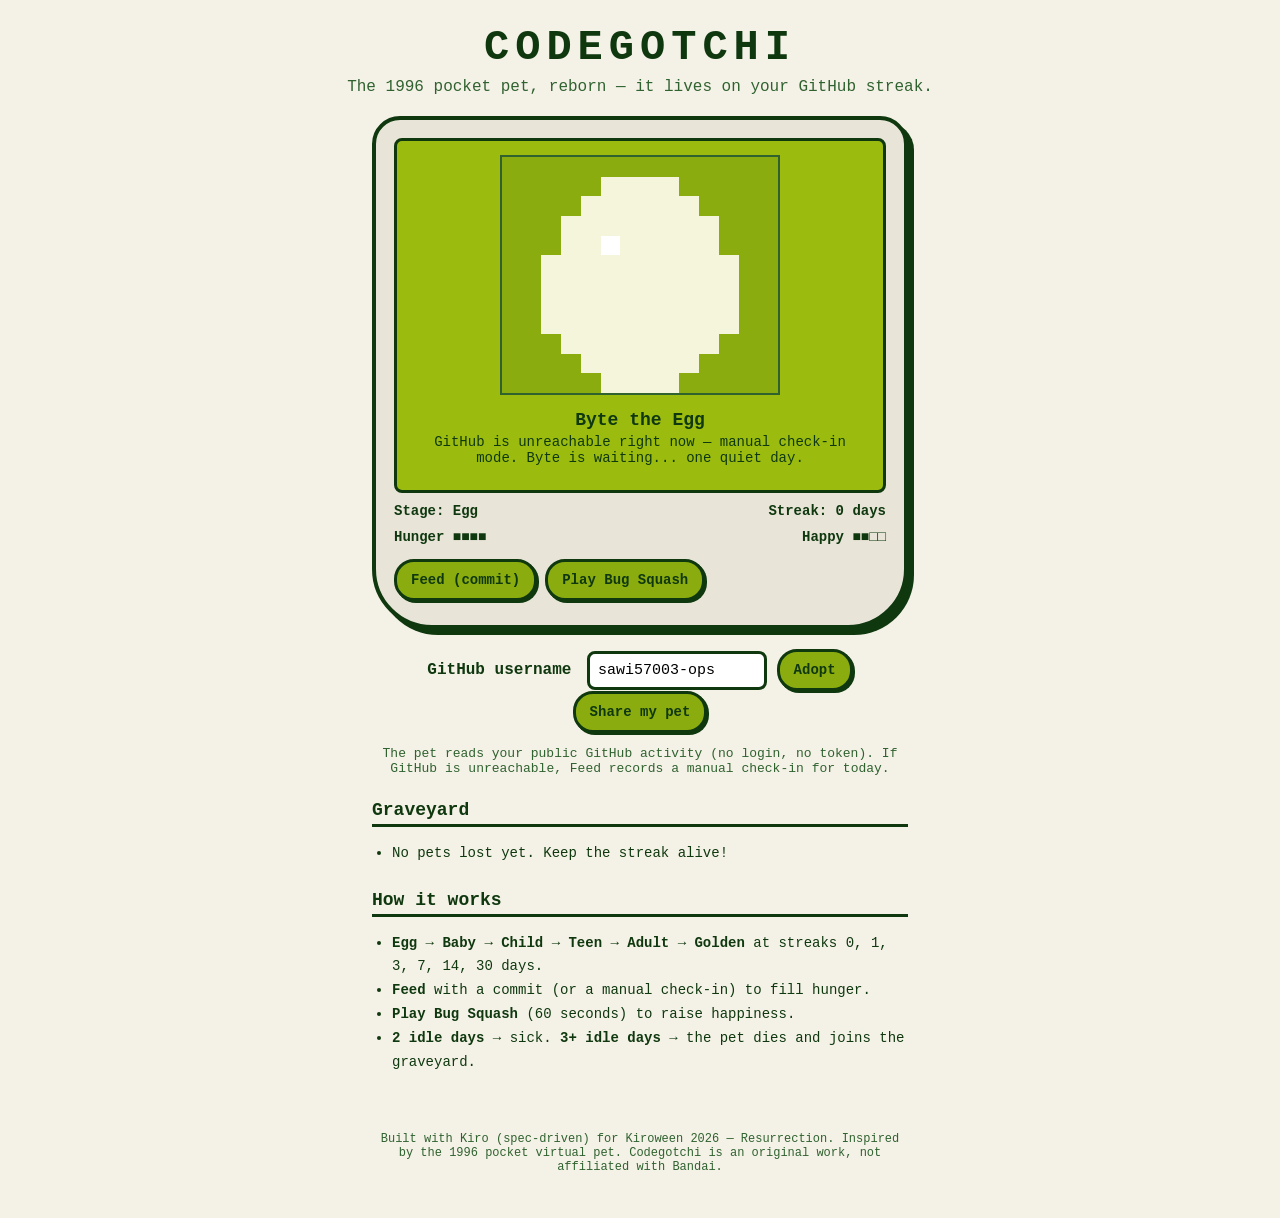
<file: index.html>
<!DOCTYPE html>
<html lang="en">
<head>
<meta charset="utf-8">
<meta name="viewport" content="width=device-width, initial-scale=1">
<title>Codegotchi — a virtual pet that lives on your GitHub streak</title>
<meta name="description" content="Codegotchi: the 1996 pocket virtual pet, reborn. It eats when you commit, plays when you ship, gets sick when you skip days, and dies if you abandon it. Kiroween 2026 Resurrection entry.">
<link rel="stylesheet" href="styles.css">
</head>
<body>
<header>
  <h1>CODEGOTCHI</h1>
  <p class="tagline">The 1996 pocket pet, reborn — it lives on your GitHub streak.</p>
</header>

<main>
  <section class="device" aria-label="Codegotchi device">
    <div class="screen">
      <canvas id="pet-canvas" width="140" height="120"></canvas>
      <p id="pet-name">Byte the Egg</p>
      <p id="status-line">Hatching...</p>
    </div>

    <div class="stats">
      <span id="stage-label">Stage: Egg</span>
      <span id="streak-label">Streak: 0 days</span>
    </div>
    <div class="meters">
      <span id="hunger-meter">Hunger ■■■■</span>
      <span id="happy-meter">Happy  ■■□□</span>
    </div>

    <div class="controls">
      <button id="btn-feed" type="button">Feed (commit)</button>
      <button id="btn-play" type="button">Play Bug Squash</button>
      <button id="btn-medicine" type="button" style="display:none">Medicine</button>
      <button id="btn-new-egg" type="button" style="display:none">Hatch new egg</button>
    </div>
  </section>

  <section class="adopt">
    <label for="user-input">GitHub username</label>
    <input id="user-input" type="text" value="sawi57003-ops" autocomplete="off" spellcheck="false">
    <button id="btn-adopt" type="button">Adopt</button>
    <button id="btn-share" type="button">Share my pet</button>
    <p class="hint">The pet reads your public GitHub activity (no login, no token).
    If GitHub is unreachable, Feed records a manual check-in for today.</p>
  </section>

  <section class="graveyard">
    <h2>Graveyard</h2>
    <ul id="graveyard-list"><li>No pets lost yet. Keep the streak alive!</li></ul>
  </section>

  <section class="how">
    <h2>How it works</h2>
    <ul>
      <li><strong>Egg → Baby → Child → Teen → Adult → Golden</strong> at streaks 0, 1, 3, 7, 14, 30 days.</li>
      <li><strong>Feed</strong> with a commit (or a manual check-in) to fill hunger.</li>
      <li><strong>Play Bug Squash</strong> (60 seconds) to raise happiness.</li>
      <li><strong>2 idle days</strong> → sick. <strong>3+ idle days</strong> → the pet dies and joins the graveyard.</li>
    </ul>
  </section>
</main>

<div id="bug-overlay" class="overlay" style="display:none">
  <div class="overlay-box">
    <h2>Bug Squash — 60 seconds</h2>
    <p><span id="bug-score">Squashed: 0</span> · <span id="bug-time">Time: 60s</span></p>
    <div id="bug-arena" class="arena"></div>
    <button id="bug-close" type="button">Give up</button>
  </div>
</div>

<footer>
  <p>Built with Kiro (spec-driven) for Kiroween 2026 — Resurrection.
  Inspired by the 1996 pocket virtual pet. Codegotchi is an original work,
  not affiliated with Bandai.</p>
</footer>

<script src="core.js"></script>
<script src="pet/sprites.js"></script>
<script src="pet/lines.js"></script>
<script src="data/github.js"></script>
<script src="game/bugsquash.js"></script>
<script src="app.js"></script>
</body>
</html>
</file>
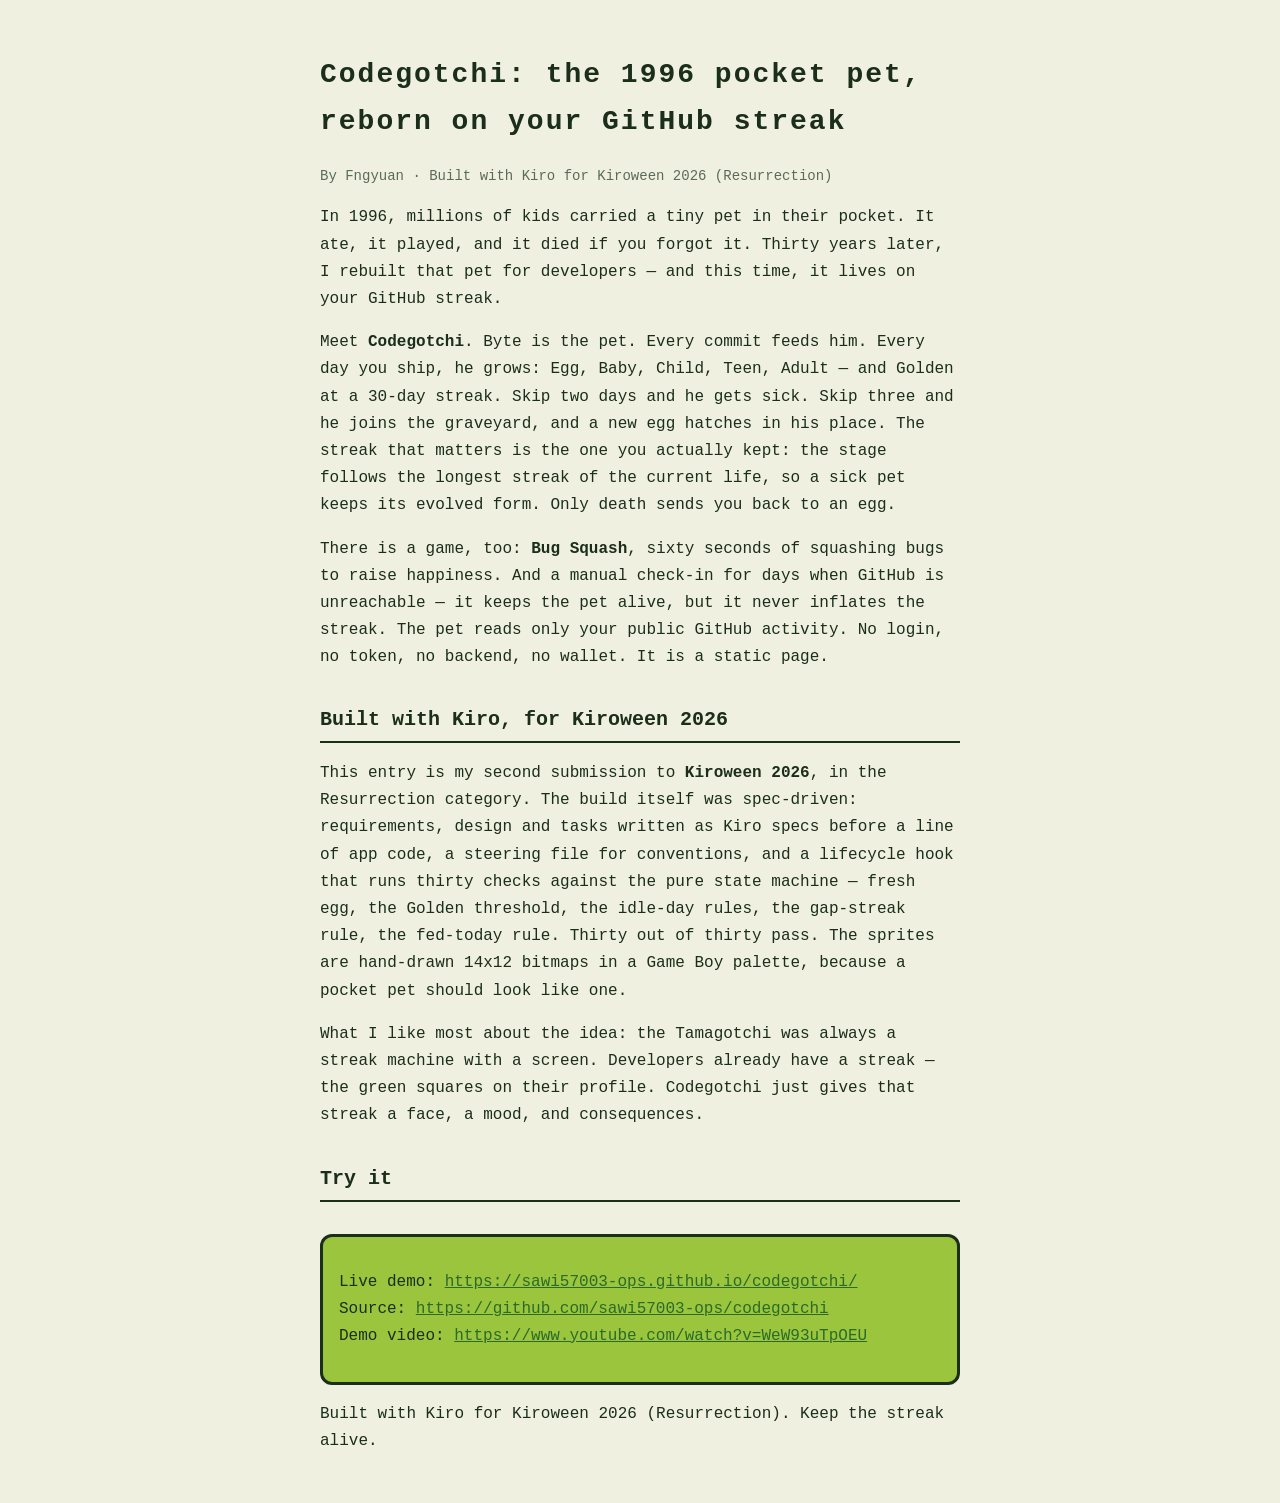
<file: blog.html>
<!DOCTYPE html>
<html lang="en">
<head>
<meta charset="utf-8">
<meta name="viewport" content="width=device-width, initial-scale=1">
<title>Codegotchi: the 1996 pocket pet, reborn on your GitHub streak</title>
<style>
  body { background: #f0f0e0; color: #1a2e1a; font-family: "Courier New", monospace; max-width: 640px; margin: 0 auto; padding: 32px 20px; line-height: 1.7; }
  h1 { font-size: 28px; letter-spacing: 2px; }
  h2 { font-size: 20px; margin-top: 32px; border-bottom: 2px solid #1a2e1a; padding-bottom: 4px; }
  a { color: #2a6b2a; }
  .meta { color: #5a6b5a; font-size: 14px; }
  .cta { background: #9bc53d; border: 3px solid #1a2e1a; border-radius: 12px; padding: 16px; margin-top: 32px; }
</style>
</head>
<body>
<h1>Codegotchi: the 1996 pocket pet, reborn on your GitHub streak</h1>
<p class="meta">By Fngyuan · Built with Kiro for Kiroween 2026 (Resurrection)</p>

<p>In 1996, millions of kids carried a tiny pet in their pocket. It ate, it
played, and it died if you forgot it. Thirty years later, I rebuilt that
pet for developers — and this time, it lives on your GitHub streak.</p>

<p>Meet <strong>Codegotchi</strong>. Byte is the pet. Every commit feeds him.
Every day you ship, he grows: Egg, Baby, Child, Teen, Adult — and Golden at
a 30-day streak. Skip two days and he gets sick. Skip three and he joins
the graveyard, and a new egg hatches in his place. The streak that matters
is the one you actually kept: the stage follows the longest streak of the
current life, so a sick pet keeps its evolved form. Only death sends you
back to an egg.</p>

<p>There is a game, too: <strong>Bug Squash</strong>, sixty seconds of
squashing bugs to raise happiness. And a manual check-in for days when
GitHub is unreachable — it keeps the pet alive, but it never inflates the
streak. The pet reads only your public GitHub activity. No login, no token,
no backend, no wallet. It is a static page.</p>

<h2>Built with Kiro, for Kiroween 2026</h2>

<p>This entry is my second submission to <strong>Kiroween 2026</strong>, in
the Resurrection category. The build itself was spec-driven: requirements,
design and tasks written as Kiro specs before a line of app code, a
steering file for conventions, and a lifecycle hook that runs thirty checks
against the pure state machine — fresh egg, the Golden threshold, the
idle-day rules, the gap-streak rule, the fed-today rule. Thirty out of
thirty pass. The sprites are hand-drawn 14x12 bitmaps in a Game Boy
palette, because a pocket pet should look like one.</p>

<p>What I like most about the idea: the Tamagotchi was always a streak
machine with a screen. Developers already have a streak — the green
squares on their profile. Codegotchi just gives that streak a face, a
mood, and consequences.</p>

<h2>Try it</h2>
<div class="cta">
<p>Live demo: <a href="https://sawi57003-ops.github.io/codegotchi/">https://sawi57003-ops.github.io/codegotchi/</a><br>
Source: <a href="https://github.com/sawi57003-ops/codegotchi">https://github.com/sawi57003-ops/codegotchi</a><br>
Demo video: <a href="https://www.youtube.com/watch?v=WeW93uTpOEU">https://www.youtube.com/watch?v=WeW93uTpOEU</a></p>
</div>

<p>Built with Kiro for Kiroween 2026 (Resurrection). Keep the streak alive.</p>
</body>
</html>
</file>
<file: styles.css>
/* Codegotchi — retro LCD egg device. Game Boy palette, no external assets. */
* { box-sizing: border-box; }
body {
  margin: 0;
  font-family: "Courier New", Courier, monospace;
  background: #f4f1e6;
  color: #0f380f;
}
header { text-align: center; padding: 24px 12px 8px; }
header h1 { margin: 0; font-size: 42px; letter-spacing: 6px; color: #0f380f; }
.tagline { margin: 6px 0 0; color: #306230; }
main { max-width: 560px; margin: 0 auto; padding: 12px; }

.device {
  background: #e8e4d8;
  border: 4px solid #0f380f;
  border-radius: 28px 28px 60px 60px;
  padding: 18px 18px 24px;
  box-shadow: 6px 6px 0 #0f380f;
}
.screen {
  background: #9bbc0f;
  border: 3px solid #0f380f;
  border-radius: 8px;
  padding: 14px;
  text-align: center;
  min-height: 240px;
}
#pet-canvas {
  width: 280px;
  height: 240px;
  max-width: 100%;
  image-rendering: pixelated;
  background: #8bac0f;
  border: 2px solid #306230;
}
#pet-name { font-weight: bold; margin: 10px 0 4px; font-size: 18px; }
#status-line { margin: 4px 0; min-height: 38px; font-size: 14px; }
.stats, .meters {
  display: flex;
  justify-content: space-between;
  gap: 8px;
  margin-top: 10px;
  font-size: 14px;
  font-weight: bold;
}
.controls { display: flex; flex-wrap: wrap; gap: 8px; margin-top: 14px; }
.controls button, .adopt button, .overlay-box button {
  font-family: inherit;
  font-weight: bold;
  font-size: 14px;
  background: #8bac0f;
  color: #0f380f;
  border: 3px solid #0f380f;
  border-radius: 20px;
  padding: 10px 14px;
  cursor: pointer;
  box-shadow: 2px 2px 0 #0f380f;
}
.controls button:active, .adopt button:active { transform: translate(2px, 2px); box-shadow: none; }
.controls button:disabled { opacity: 0.45; cursor: default; }

.adopt { margin-top: 20px; text-align: center; }
.adopt label { font-weight: bold; margin-right: 6px; }
.adopt input {
  font-family: inherit;
  font-size: 15px;
  padding: 8px;
  border: 3px solid #0f380f;
  border-radius: 8px;
  background: #fff;
  width: 180px;
}
.hint { font-size: 13px; color: #306230; }

.graveyard, .how { margin-top: 24px; }
.graveyard h2, .how h2 { font-size: 18px; border-bottom: 3px solid #0f380f; padding-bottom: 4px; }
.graveyard ul, .how ul { padding-left: 20px; font-size: 14px; line-height: 1.7; }

.overlay {
  position: fixed; inset: 0;
  background: rgba(15, 56, 15, 0.75);
  display: flex; align-items: center; justify-content: center;
  z-index: 10; padding: 12px;
}
.overlay-box {
  background: #f4f1e6;
  border: 4px solid #0f380f;
  border-radius: 12px;
  padding: 16px;
  width: 380px; max-width: 100%;
  text-align: center;
}
.arena {
  position: relative;
  width: 100%; height: 240px;
  background: #9bbc0f;
  border: 3px solid #0f380f;
  border-radius: 8px;
  overflow: hidden;
  margin: 10px 0;
}
.bug {
  position: absolute;
  width: 30px; height: 26px;
  background: #222;
  border-radius: 50% 50% 45% 45%;
  cursor: pointer;
}
.bug::before, .bug::after {
  content: "";
  position: absolute; top: 5px;
  width: 6px; height: 6px;
  background: #fff; border-radius: 50%;
}
.bug::before { left: 6px; }
.bug::after { right: 6px; }
.bug.squashed { transform: scale(0.2) rotate(40deg); opacity: 0.3; transition: all 0.15s; }

footer { text-align: center; font-size: 12px; color: #306230; padding: 20px 12px 32px; max-width: 560px; margin: 0 auto; }
</file>
